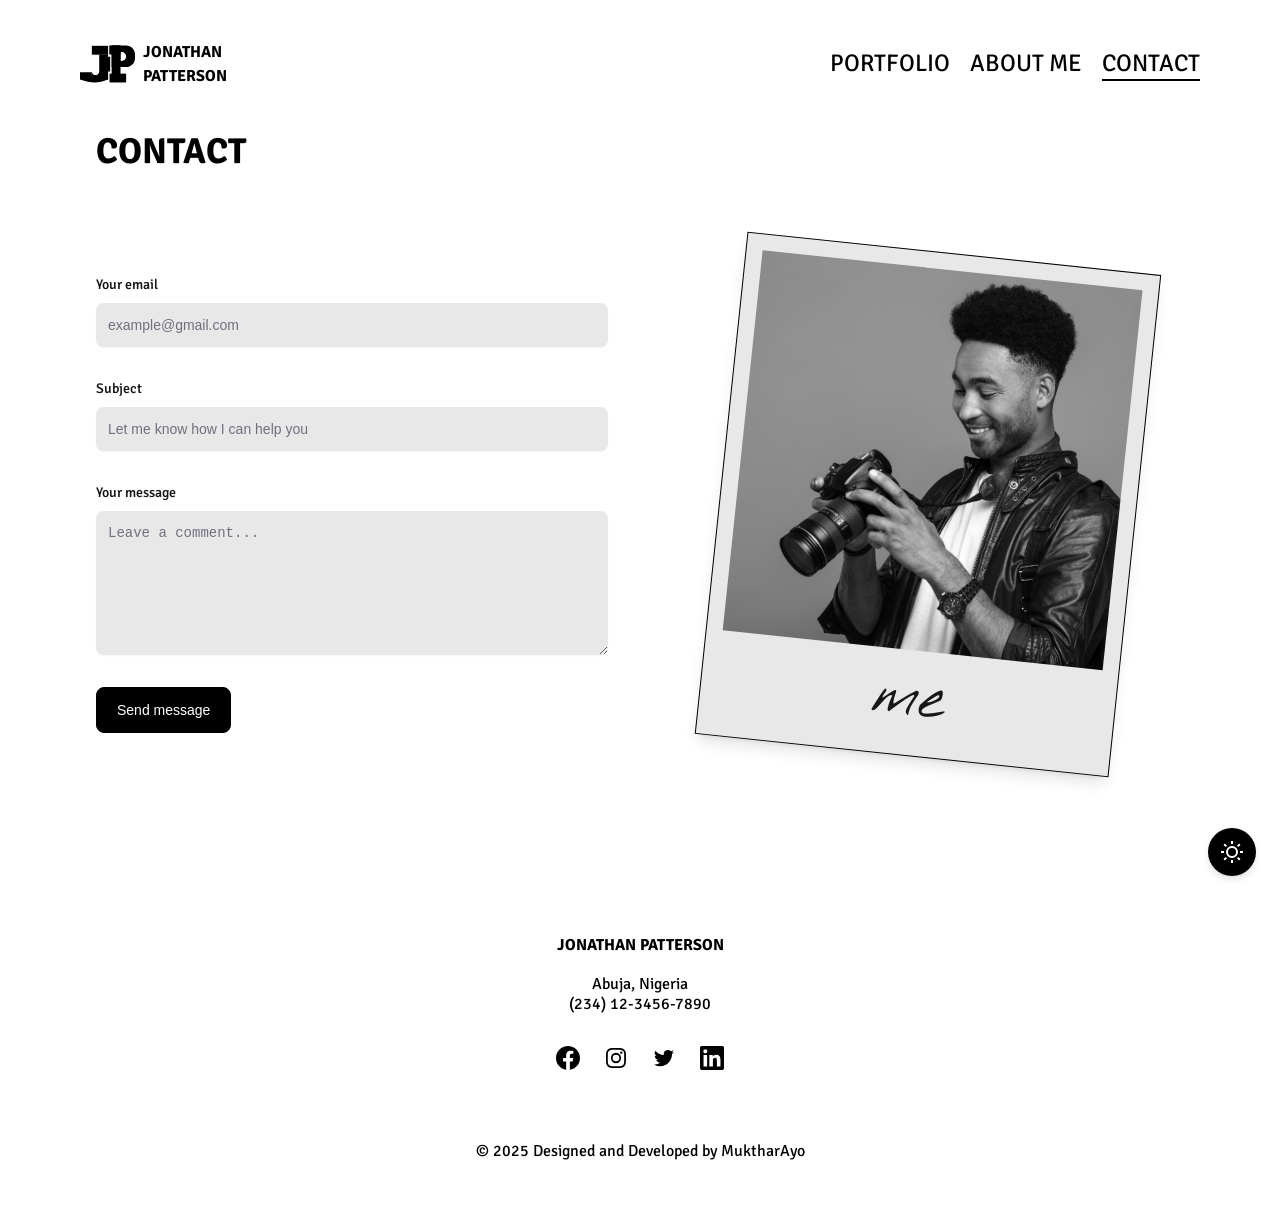
<file: Contact.html>
<!DOCTYPE html>
<html lang="en" class="scroll-smooth">
  <head>
    <meta charset="UTF-8" />
    <meta http-equiv="X-UA-Compatible" content="IE=edge" />
    <meta name="viewport" content="width=device-width, initial-scale=1.0" />
    <title>John Doe - Contact</title>
    <meta
      name="description"
      content="Hello there, I'm John Doe – an intrepid explorer through the lens, on a relentless quest to capture the world's boundless wonders. Join me in unraveling the extraordinary through my lens as I embark on a visual journey like no other."
    />
    <link rel="icon" href="Assets/Images/JP-Logo.svg" />
    <link rel="stylesheet" href="styles.css" />
    <!-- AOS link -->
    <link rel="stylesheet" href="https://unpkg.com/aos@next/dist/aos.css" />
    <!-- Fonts -->
    <link rel="preconnect" href="https://fonts.gstatic.com" crossorigin />
    <link rel="preconnect" href="https://fonts.googleapis.com" />
    <link
      href="https://fonts.googleapis.com/css2?family=Nothing+You+Could+Do&family=Signika:wght@400;700&display=swap"
      rel="stylesheet"
    />
  </head>

  <body>
    <!-- theme-toggle -->
    <div class="theme-toggle" id="themeToggle">
      <svg
        xmlns="http://www.w3.org/2000/svg"
        viewBox="0 0 24 24"
        width="24"
        height="24"
      >
        <path fill="none" d="M0 0h24v24H0z" />
        <path
          d="M12 18a6 6 0 1 1 0-12 6 6 0 0 1 0 12zm0-2a4 4 0 1 0 0-8 4 4 0 0 0 0 8zM11 1h2v3h-2V1zm0 19h2v3h-2v-3zM3.515 4.929l1.414-1.414L7.05 5.636 5.636 7.05 3.515 4.93zM16.95 18.364l1.414-1.414 2.121 2.121-1.414 1.414-2.121-2.121zm2.121-14.85l1.414 1.415-2.121 2.121-1.414-1.414 2.121-2.121zM5.636 16.95l1.414 1.414-2.121 2.121-1.414-1.414 2.121-2.121zM23 11v2h-3v-2h3zM4 11v2H1v-2h3z"
        />
      </svg>
    </div>
    <!-- Navbar -->
    <header class="header">
      <nav class="nav" role="navigation">
        <div class="nav-container">
          <div class="nav-brand">
               <a href="index.html" class="brand-link"
              >
              <svg
                xmlns="http://www.w3.org/2000/svg"
                width="50"
                height="35"
                viewBox="0 0 50 35"
                fill="none"
              >
                <path
                  d="M28.7634 0.698914H36.8279V27.5806H28.7634V0.698914Z"
                  fill="white"
                />
                <path
                  d="M26.6129 0.698918L36.8279 0.698914L36.828 8.76343H26.6129V0.698918Z"
                  fill="white"
                />
                <path
                  d="M26.8817 26.2365H41.9355V34.3011H26.8817V26.2365Z"
                  fill="white"
                />
                <path
                  d="M41.9353 0.698914C46.3892 0.698914 49.9997 4.30949 49.9998 8.76337V12.2585C49.9995 16.7122 46.3891 20.3229 41.9353 20.3229H28.7634V0.698914H41.9353ZM36.8279 6.61298V14.6774H37.9031C40.13 14.6774 41.9353 12.8721 41.9353 10.6452C41.9353 8.41825 40.13 6.61298 37.9031 6.61298H36.8279Z"
                  fill="white"
                />
                <path
                  d="M25.2688 10.914H27.4194V24.3548H25.2688V10.914Z"
                  fill="white"
                />
                <path
                  d="M10.7527 0.967734H25.5376V9.03225H10.7527V0.967734Z"
                  fill="white"
                />
                <path
                  d="M25.5376 31.6129H10.7527V24.2204C10.7527 26.0761 12.2572 27.5807 14.113 27.5807C15.9687 27.5806 17.4733 26.0761 17.4733 24.2204V8.76343H25.5376V31.6129Z"
                  fill="white"
                />
                <path
                  d="M10.7529 27.5809H25.5381V31.6679C16.1592 35.2986 10.4827 35.0579 0 31.6679V24.8925H10.7529V27.5809Z"
                  fill="white"
                />
              </svg>
              <span>Jonathan <br>Patterson</span>
            </a>
          </div>
          <div class="nav-toggle">
            <button
              class="hamburger"
              onclick="toggleMenu()"
              aria-label="Toggle menu"
            >
              <span class="hamburger-line"></span>
              <span class="hamburger-line"></span>
              <span class="hamburger-line"></span>
            </button>
          </div>
          <div class="nav-menu" id="navMenu">
            <ul class="nav-list">
              <li class="nav-item">
                <a href="index.html" class="nav-link">PORTFOLIO</a>
              </li>
              <li class="nav-item">
                <a href="about.html" class="nav-link">ABOUT ME</a>
              </li>
              <li class="nav-item active">
                <a href="contact.html" class="nav-link">CONTACT</a>
              </li>
            </ul>
          </div>
        </div>
      </nav>
    </header>

    <!-- Content -->
    <main class="main-content">
      <div class="container">
        <h1 class="page-title">CONTACT</h1>
        <div class="contact-grid">
          <div class="contact-form" data-aos="fade-right" >
            <form
              class="form"
              action="mailto:info@example.com"
              method="post"
              enctype="text/plain"
            >
              <div class="form-group">
                <label for="email" class="form-label">Your email</label>
                <input
                  type="email"
                  id="email"
                  name="email"
                  class="form-input"
                  placeholder="example@gmail.com"
                  required
                />
              </div>
              <div class="form-group">
                <label for="subject" class="form-label">Subject</label>
                <input
                  type="text"
                  id="subject"
                  name="subject"
                  class="form-input"
                  placeholder="Let me know how I can help you"
                  required
                />
              </div>
              <div class="form-group">
                <label for="message" class="form-label">Your message</label>
                <textarea
                  id="message"
                  name="message"
                  rows="6"
                  class="form-textarea"
                  placeholder="Leave a comment..."
                  required
                ></textarea>
              </div>
              <button type="submit" class="form-button">Send message</button>
            </form>
          </div>

          <div class="contact-image" data-aos="fade-left">
            <div class="contact-photo-card">
              <img
                src="Assets/Images/close-up-portrait-young-happy-afro-american-man-holding-looking-photo-camera-screen.jpg"
                alt="Contact"
                class="contact-photo"
              />
              <div class="photo-caption">
                <p class="caption-text">me</p>
              </div>
            </div>
          </div>
        </div>
      </div>
    </main>

    <!-- Footer -->
    <footer class="footer">
      <div class="footer-content">
        <div class="footer-info">
          <p class="footer-name"><strong>Jonathan Patterson</strong></p>
          <p class="footer-address">
            Abuja, Nigeria<br />
            (234) 12-3456-7890
          </p>
          <div class="social-links">
            <a
              href="https://www.facebook.com"
              target="_blank"
              rel="noreferrer"
              aria-label="Facebook"
            >
              <svg
                width="24"
                height="24"
                fill="currentColor"
                viewBox="0 0 24 24"
              >
                <path
                  d="M24 12c0-6.6-5.4-12-12-12S0 5.4 0 12c0 5.99 4.388 10.954 10.125 11.854v-8.385H7.078V12h3.047V9.356c0-3.007 1.792-4.669 4.533-4.669 1.312 0 2.686.234 2.686.234v2.953H15.83c-1.491 0-1.956.925-1.956 1.874V12h3.328l-.532 3.469h-2.796v8.385C19.612 22.954 24 17.99 24 12z"
                />
              </svg>
            </a>
            <a
              href="https://www.instagram.com"
              target="_blank"
              rel="noreferrer"
              aria-label="Instagram"
            >
              <svg
                width="24"
                height="24"
                fill="currentColor"
                viewBox="0 0 24 24"
              >
                <path
                  d="M12.315 2c2.43 0 2.784.013 3.808.06 1.064.049 1.791.218 2.427.465a4.902 4.902 0 011.772 1.153 4.902 4.902 0 011.153 1.772c.247.636.416 1.363.465 2.427.048 1.067.06 1.407.06 4.123v.08c0 2.643-.012 2.987-.06 4.043-.049 1.064-.218 1.791-.465 2.427a4.902 4.902 0 01-1.153 1.772 4.902 4.902 0 01-1.772 1.153c-.636.247-1.363.416-2.427.465-1.067.048-1.407.06-4.123.06h-.08c-2.643 0-2.987-.012-4.043-.06-1.064-.049-1.791-.218-2.427-.465a4.902 4.902 0 01-1.772-1.153 4.902 4.902 0 01-1.153-1.772c-.247-.636-.416-1.363-.465-2.427-.047-1.024-.06-1.379-.06-3.808v-.63c0-2.43.013-2.784.06-3.808.049-1.064.218-1.791.465-2.427a4.902 4.902 0 011.153-1.772A4.902 4.902 0 015.45 2.525c.636-.247 1.363-.416 2.427-.465C8.901 2.013 9.256 2 11.685 2h.63zm-.081 1.802h-.468c-2.456 0-2.784.011-3.807.058-.975.045-1.504.207-1.857.344-.467.182-.8.398-1.15.748-.35.35-.566.683-.748 1.15-.137.353-.3.882-.344 1.857-.047 1.023-.058 1.351-.058 3.807v.468c0 2.456.011 2.784.058 3.807.045.975.207 1.504.344 1.857.182.466.399.8.748 1.15.35.35.683.566 1.15.748.353.137.882.3 1.857.344 1.054.048 1.37.058 4.041.058h.08c2.597 0 2.917-.01 3.96-.058.976-.045 1.505-.207 1.858-.344.466-.182.8-.398 1.15-.748.35-.35.566-.683.748-1.15.137-.353.3-.882.344-1.857.048-1.055.058-1.37.058-4.041v-.08c0-2.597-.01-2.917-.058-3.96-.045-.976-.207-1.505-.344-1.858a3.097 3.097 0 00-.748-1.15 3.098 3.098 0 00-1.15-.748c-.353-.137-.882-.3-1.857-.344-1.023-.047-1.351-.058-3.807-.058zM12 6.865a5.135 5.135 0 110 10.27 5.135 5.135 0 010-10.27zm0 1.802a3.333 3.333 0 100 6.666 3.333 3.333 0 000-6.666zm5.338-3.205a1.2 1.2 0 110 2.4 1.2 1.2 0 010-2.4z"
                />
              </svg>
            </a>
            <a
              href="https://twitter.com"
              target="_blank"
              rel="noreferrer"
              aria-label="Twitter"
            >
              <svg
                width="24"
                height="24"
                fill="currentColor"
                viewBox="0 0 24 24"
              >
                <path
                  d="M8.29 20.251c7.547 0 11.675-6.253 11.675-11.675 0-.178 0-.355-.012-.53A8.348 8.348 0 0022 5.92a8.19 8.19 0 01-2.357.646 4.118 4.118 0 001.804-2.27 8.224 8.224 0 01-2.605.996 4.107 4.107 0 00-6.993 3.743 11.65 11.65 0 01-8.457-4.287 4.106 4.106 0 001.27 5.477A4.072 4.072 0 012.8 9.713v.052a4.105 4.105 0 003.292 4.022 4.095 4.095 0 01-1.853.07 4.108 4.108 0 003.834 2.85A8.233 8.233 0 012 18.407a11.616 11.616 0 006.29 1.84"
                />
              </svg>
            </a>
            <a
              href="https://www.linkedin.com"
              target="_blank"
              rel="noreferrer"
              aria-label="LinkedIn"
            >
              <svg
                width="24"
                height="24"
                fill="currentColor"
                viewBox="0 0 24 24"
              >
                <path
                  d="M20.447 20.452h-3.554v-5.569c0-1.328-.027-3.037-1.852-3.037-1.853 0-2.136 1.445-2.136 2.939v5.667H9.351V9h3.414v1.561h.046c.477-.9 1.637-1.85 3.37-1.85 3.601 0 4.267 2.37 4.267 5.455v6.286zM5.337 7.433a2.062 2.062 0 01-2.063-2.065 2.064 2.064 0 112.063 2.065zm1.782 13.019H3.555V9h3.564v11.452zM22.225 0H1.771C.792 0 0 .774 0 1.729v20.542C0 23.227.792 24 1.771 24h20.451C23.2 24 24 23.227 24 22.271V1.729C24 .774 23.2 0 22.222 0h.003z"
                />
              </svg>
            </a>
          </div>
        </div>
        <p class="footer-credit">
          © 2025 Designed and Developed by
          <a href="https://github.com/MuktharAyo" class="credit-link"
            >MuktharAyo</a
          >
        </p>
      </div>
    </footer>

    <script src="script.js"></script>
    <!-- AOS scroll-reveal-js -->
    <script src="https://unpkg.com/aos@next/dist/aos.js"></script>
    <script>
      AOS.init({
        duration: 800,
        // offset: 50,
      });
      // AOS.init();
    </script>
  </body>
</html>
</file>
<file: styles.css>
/* Reset and Base Styles */
* {
  margin: 0;
  padding: 0;
  box-sizing: border-box;
  outline: none;
}
:root {
  /* dark-mode */
  --bg: #000000;
  --fg: #ffffff;
  --card-bg: #171717;
  --title-text: #e2e8f0;
  --subtitle: #707080;
}

.light {
  /* light mode overrides */
  --bg: #ffffff;
  --fg: #000000;
  --card-bg: #e8e8e8;
  --title-text: #171717;
  --subtitle: #707080;
}

html {
  scroll-behavior: smooth;
}

body {
  font-family: "Signika", sans-serif;
  line-height: 1.6;
  color: var(--fg);
  background-color: var(--bg);
  transition: background-color 0.3s, color 0.3s;
  padding: 0 1.25rem;
}

/* Container */
.container {
  max-width: 1200px;
  margin: 0 auto;
  padding: 0 1rem;
  overflow: hidden;
}

/* Typography */
h1,
h2,
h3,
h4,
h5,
h6 {
  font-family: "Signika", sans-serif;
  font-weight: 700;
}
a {
  text-decoration: none;
}

.page-title {
  font-size: 2.25rem;
  line-height: 2.5rem;
  font-weight: 700;
  padding-top: 2.5rem;
  padding-bottom: 2rem;
}

/* Header and Navigation */
.header {
  display: flex;
  width: 100%;
  overflow: hidden;
  padding-top: 2.5rem;
  padding-bottom: 0.25rem;
}

.nav {
  width: 100%;
}

.nav-container {
  max-width: 1200px;
  margin: 0 auto;
  display: flex;
  flex-wrap: wrap;
  align-items: center;
  justify-content: space-between;
}

.nav-brand {
  margin-right: 1rem;
}

.brand-link {
  display: flex;
  align-items: center;
  gap: 8px;
}
.brand-link svg {
  width: 55px;
  height: 40px;
}
.light .brand-link svg path {
  fill: var(--fg);
}
.brand-link span {
  font-size: 1rem;
  line-height: 1.5;
  font-family: "Signika", sans-serif;
  font-weight: 700;
  text-transform: uppercase;
  color: var(--fg);
}

.nav-toggle {
  display: none;
  margin-left: auto;
}

.hamburger {
  background: none;
  border: none;
  width: 1.25rem;
  height: 1.25rem;
  position: relative;
  cursor: pointer;
  -webkit-tap-highlight-color: transparent;
}

.hamburger-line {
  display: block;
  position: absolute;
  height: 0.125rem;
  width: 1.25rem;
  background-color: var(--fg);
  transition: all 0.5s ease-in-out;
}

.hamburger-line:nth-child(1) {
  top: 0.375rem;
}

.hamburger-line:nth-child(2) {
  top: 0.625rem;
}

.hamburger-line:nth-child(3) {
  top: 0.875rem;
}

.hamburger.active .hamburger-line:nth-child(1) {
  transform: rotate(45deg);
  top: 0.625rem;
}

.hamburger.active .hamburger-line:nth-child(2) {
  opacity: 0;
}

.hamburger.active .hamburger-line:nth-child(3) {
  transform: rotate(-45deg);
  top: 0.625rem;
}

.nav-menu {
  width: 100%;
  max-height: 0;
  overflow: hidden;
  transition: max-height 0.5s ease-out;
}

.nav-menu.active {
  max-height: 200px;
}

.nav-list {
  display: flex;
  flex-direction: column;
  list-style: none;
  margin-top: 1.25rem;
}

.nav-item {
  transition: all 0.3s ease;
  position: relative;
  max-width: max-content;
}

.nav-link {
  font-family: "Signika", sans-serif;
  font-size: 1.5rem;
  line-height: 2rem;
  color: inherit;
  display: block;
  padding: 0.5rem 0;
  -webkit-tap-highlight-color: transparent;
}

.nav-item.active .nav-link::after {
  content: "";
  display: block;
  height: 0.125rem;
  background-color: currentColor;
  width: 100%;
}

.nav-item:not(.active) .nav-link::after {
  content: "";
  display: block;
  height: 0.125rem;
  background-color: currentColor;
  width: 0;
  transition: width 0.5s ease;
}

.nav-item:not(.active):hover .nav-link::after {
  width: 100%;
}

@media (max-width: 767px) {
  .nav-toggle {
    display: block;
  }
  @media (max-width: 600px) {
    .header {
      padding-top: 1.5rem;
    }
    .brand-link {
      gap: 5px;
    }
    .brand-link svg {
      width: 40px;
      height: 25px;
    }

    .brand-link span {
      font-size: 0.7rem;
      line-height: 1.2;
    }
  }
}
/* Desktop Navigation */
@media (min-width: 768px) {
  .nav-menu {
    width: auto;
    max-height: none;
    flex-grow: 1;
    display: flex;
    align-items: center;
  }

  .nav-list {
    flex-direction: row;
    margin-top: 0;
    margin-left: auto;
    gap: 1.25rem;
  }

  .nav-link {
    padding: 0;
  }

  .nav-item.active .nav-link::after,
  .nav-item:not(.active) .nav-link::after {
    display: block;
  }

  body {
    padding: 0 5rem;
  }
}

/* Main Content */
/* .main-content {
  min-height: 50vh;
} */

/* Gallery Styles */
/* .gallery {
  color: #ff0000;
} */

.gallery-grid {
  columns: 3;
  gap: 8px;
}

.gallery-grid a {
  display: block;
  overflow: hidden;
  position: relative;
  margin-bottom: 8px;
}

.gallery-image {
  display: block;
  width: 100%;
  height: 100%;
  object-fit: cover;
  object-position: center;
  transition: all 1s;
}

.gallery-grid a:hover .gallery-image {
  transform: scale(1.1);
}

/* Responsive Gallery */
@media (max-width: 767px) {
  .gallery-grid {
    columns: 2;
  }
}

/* About Page Styles */

.about-grid {
  display: grid;
  grid-template-columns: 1fr 1fr;
  gap: 5rem;
  align-items: center;
}

.about-photo {
  padding: 3rem;
}
.photo-card {
  background-color: var(--card-bg);
  padding: 1rem;
  box-shadow: 0 10px 15px -3px rgba(0, 0, 0, 0.1),
    0 4px 6px -4px rgba(0, 0, 0, 0.1);
  transition: all 0.5s ease;
  transform: rotate(-6deg);
}
.photo-card:hover {
  transform: rotate(0deg);
}
.about-image {
  width: 100%;
  aspect-ratio: 1;
  object-fit: cover;
}

.photo-caption {
  padding: 10px;
  text-align: center;
}
.caption-text {
  color: var(--title-text);
  font-size: 3.75rem;
  line-height: 1;
  font-family: "Nothing You Could Do", cursive;
}

.about-text {
  display: flex;
  flex-direction: column;
  gap: 1.3rem;
}
.greeting {
  text-align: left;
  line-height: 1.5;
}
.greeting-line {
  font-size: 2rem;
  line-height: 2.25rem;
  font-family: serif;
  font-weight: 700;
  margin-bottom: 0.25rem;
}
.about-paragraph {
  display: flex;
  flex-direction: column;
  gap: 1rem;
}
.about-paragraph p {
  font-size: 18px;
  font-weight: 400;
}
.wave {
  animation: wave 2.5s infinite;
  transform-origin: 70% 70%;
  display: inline-block;
}

@keyframes wave {
  0% {
    transform: rotate(0deg);
  }
  10% {
    transform: rotate(14deg);
  }
  20% {
    transform: rotate(-8deg);
  }
  30% {
    transform: rotate(14deg);
  }
  40% {
    transform: rotate(-4deg);
  }
  50% {
    transform: rotate(10deg);
  }
  60% {
    transform: rotate(0deg);
  }
  100% {
    transform: rotate(0deg);
  }
}

.photographer-section {
  padding: 60px 20px;
  text-align: center;
  overflow: hidden;
}
.stats {
  display: grid;
  grid-template-columns: repeat(4, 1fr);
  gap: 12px;
  margin-bottom: 50px;
}
.stat-item {
  background: var(--card-bg);
  padding: 20px;
  border-radius: 8px;
}
.stat-number {
  font-size: 2.5em;
  margin: 0;
  color: var(--title-text);
}
.awards {
  margin-bottom: 50px;
}
.awards h3 {
  margin-bottom: 20px;
  font-size: 1.8em;
  color: var(--title-text);
}
.awards ul {
  list-style: none;
  padding: 0;
}
.awards li {
  margin: 10px 0;
  opacity: 0;
}
.year {
  font-weight: bold;
  margin-right: 10px;
  color: #219673;
}

.brands h3 {
  margin-bottom: 20px;
  font-size: 1.8em;
  color: var(--title-text);
}
.brand-logos {
  display: flex;
  justify-content: center;
  align-items: center;
  gap: 50px;
  flex-wrap: wrap;
}
.brand {
  min-width: 160px;
  max-width: 170px;
  max-height: max-content;
  overflow: hidden;
}
.brand img {
  display: inline-block;
  width: 100%;
}
@media (max-width: 768px) {
  .about-grid {
    grid-template-columns: 1fr;
    gap: 3.5rem;
    margin-top: 2rem;
  }
  .about-text {
    text-align: center;
  }
  .about-photo {
    padding: 1.5rem;
  }
  .greeting {
    text-align: center;
  }
  .photo-card {
    transform: rotate(0deg);
  }
  .stats {
    grid-template-columns: 1fr 1fr;
    margin-bottom: 50px;
  }
  .stat-item {
    width: 200px;
    height: 200px;
  }
  @media (max-width: 525px) {
    .stat-item {
      width: 180px;
      height: 180px;
    }
    .brand-logos {
      gap: 24px;
    }
  }
  @media (max-width: 450px) {
    .stat-item {
      width: 160px;
      height: 160px;
    }
  }
}

/* Contact Page Styles */
.contact-grid {
  display: grid;
  grid-template-columns: 1fr 1fr;
  gap: 4rem;
  align-items: center;
}

.contact-form {
  max-width: 768px;
}

.form {
  display: flex;
  flex-direction: column;
  gap: 2rem;
}

.form-group {
  display: flex;
  flex-direction: column;
  gap: 8px;
}

.form-label {
  display: block;
  font-size: 0.875rem;
  line-height: 1.25rem;
  font-weight: 500;
  color: var(--title-text);
}

.form-input,
.form-textarea {
  box-shadow: 0 1px 2px 0 rgba(0, 0, 0, 0.05);
  background: var(--card-bg);
  border: none;
  color: var(--fg);
  font-size: 0.875rem;
  line-height: 1.25rem;
  border-radius: 0.5rem;
  padding: 0.75rem;
  width: 100%;
  transition: all 0.3s ease;
}
.form-input::placeholder,
.form-textarea::placeholder {
  color: var(--subtitle);
}
.form-input:focus,
.form-textarea:focus {
  border: 1px solid var(--fg);
}
.form-textarea {
  resize: vertical;
}

.form-button {
  padding: 0.75rem 1.25rem;
  font-size: 0.875rem;
  line-height: 1.25rem;
  font-weight: 500;
  text-align: center;
  background: var(--fg);
  color: var(--bg);
  border: 1px solid var(--fg);
  border-radius: 0.5rem;
  cursor: pointer;
  transition: all 0.4s ease;
  width: fit-content;
}
.form-button:hover {
  background: none;
  color: var(--fg);
}

.contact-image {
  display: flex;
  position: relative;
  padding: 3rem;
}

.contact-photo-card {
  background-color: var(--card-bg);
  padding: 16px;
  box-shadow: 0 10px 15px -3px rgba(0, 0, 0, 0.1),
    0 4px 6px -4px rgba(0, 0, 0, 0.1);
  border: 1px solid var(--fg);
  transition: all 0.5s ease;
  transform: rotate(6deg);
  position: relative;
}

.contact-photo-card:hover {
  transform: rotate(0deg);
}

.contact-photo {
  aspect-ratio: 1;
  width: 100%;
  object-fit: cover;
  filter: grayscale();
}

/* Desktop Contact Page */
@media (max-width: 768px) {
  .contact-grid {
    grid-template-columns: 1fr;
  }
  .contact-image {
    order: 1;
  }
  .contact-form {
    order: 2;
  }
  .contact-photo-card {
    transform: rotate(0deg);
  }
}

/* Footer Styles */
.footer {
  margin-top: 4rem;
}

.footer-content {
  max-width: 1280px;
  padding: 4rem 0;
  margin: 0 auto;
  display: grid;
  grid-template-columns: 1fr;
  gap: 2rem;
  text-align: center;
}

.footer-info {
  display: flex;
  flex-direction: column;
  align-items: center;
}

.footer-name {
  font-family: "Signika", sans-serif;
  font-weight: 700;
  text-transform: uppercase;
}

.footer-address {
  margin-top: 1rem;
  font-size: 1rem;
  line-height: 1.25rem;
  color: var(--fg);
}

.social-links {
  display: flex;
  margin: 0 auto;
  gap: 1.5rem;
  margin-top: 2rem;
  color: var(--fg);
}

.social-links a {
  transition: opacity 0.3s ease;
  color: inherit;
}

.social-links a:hover {
  opacity: 0.75;
}

.footer-credit {
  margin-top: 2rem;
  font-size: 1rem;
  line-height: 1rem;
  color: var(--fg);
  text-align: center;
}

.credit-link {
  color: var(--fg);
}
.credit-link:hover {
 text-decoration: underline;
}

/* Responsive adjustments */
@media (max-width: 640px) {
  .container {
    padding: 0;
  }
  .page-title {
    font-size: 2rem;
  }
}

/* Theme toggle */
.theme-toggle {
  position: fixed;
  bottom: 1.5rem;
  right: 1.5rem;
  width: 3rem;
  height: 3rem;
  border-radius: 50%;
  background-color: #fff;
  display: flex;
  align-items: center;
  justify-content: center;
  cursor: pointer;
  box-shadow: 0 4px 6px rgba(0, 0, 0, 0.1);
  z-index: 100;
  transition: background-color 0.4s, transform 0.4s;
}
.theme-toggle svg {
  fill: black;
}
.light .theme-toggle svg {
  fill: #fff;
}
.light .theme-toggle {
  background-color: #000;
  color: #fff;
}
.theme-toggle:hover {
  transform: scale(1.1);
}
</file>
